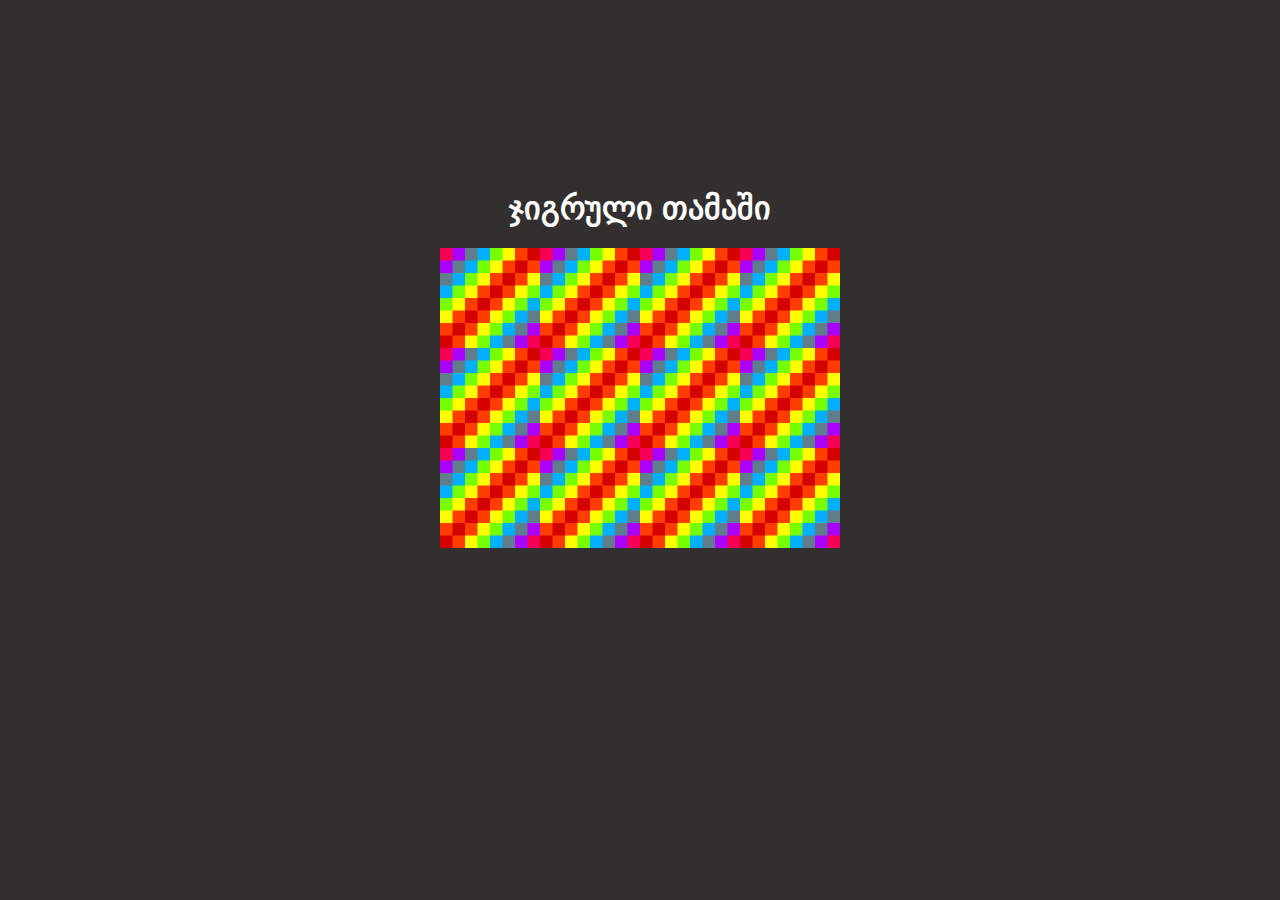
<file: memory game/index.html>
<!DOCTYPE html>
<html lang="en">
<head>
  <meta charset="UTF-8">
  <meta http-equiv="X-UA-Compatible" content="IE=edge">
  <meta name="viewport" content="width=device-width, initial-scale=1.0">
  <link rel="stylesheet" href="style.css">
  <title>Memory Game</title>
</head>
<body>
    <h1>ჯიგრული თამაში</h1>

  <div id="grid">
  </div>

<script src="app.js">    
  </script>
</body>
</html>
</file>
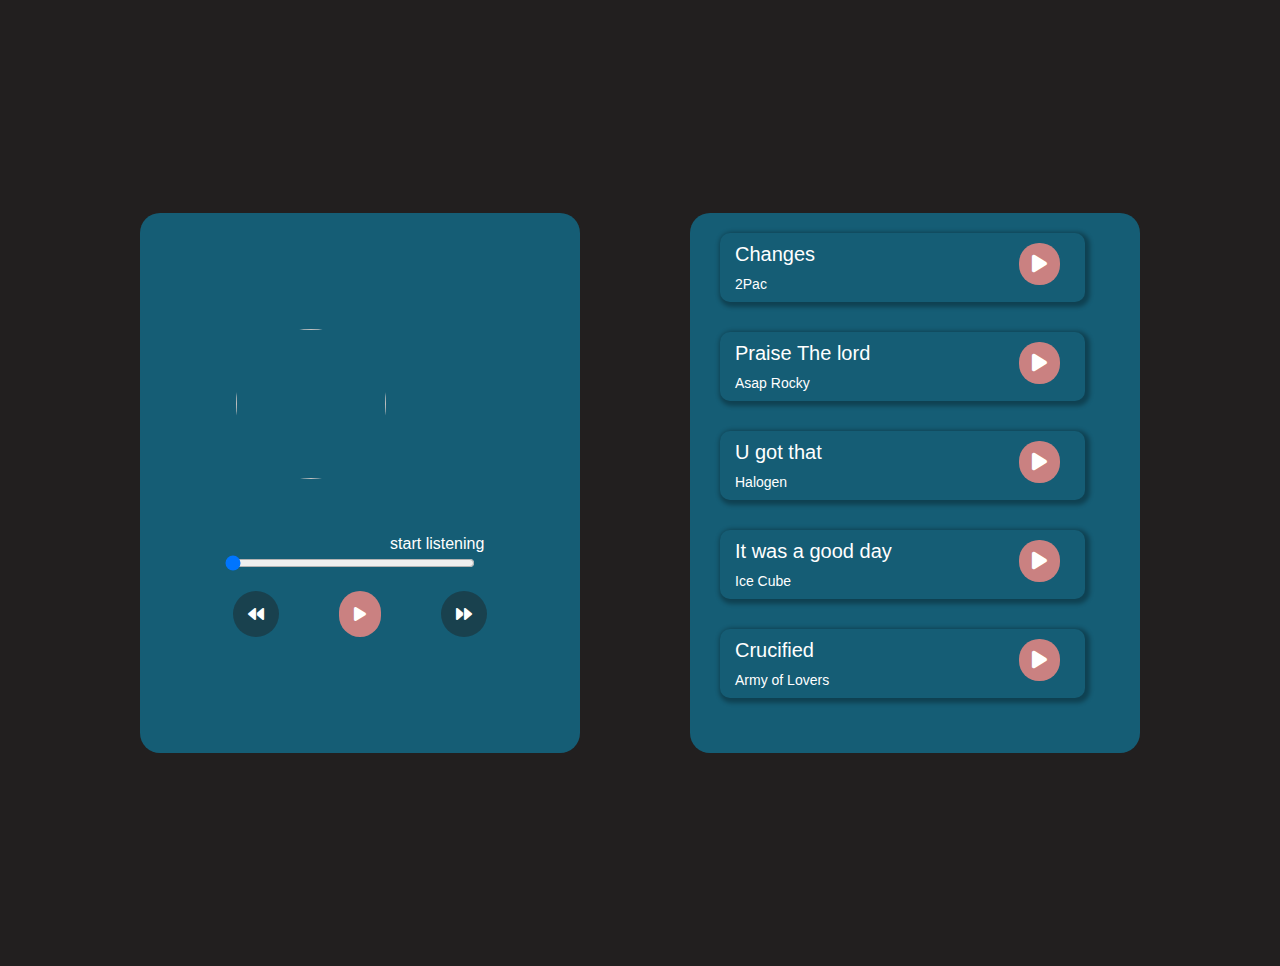
<file: New folder/index.html>
<!DOCTYPE html>
<html lang="en">
<head>
    <meta charset="UTF-8">
    <meta http-equiv="X-UA-Compatible" content="IE=edge">
    <meta name="viewport" content="width=device-width, initial-scale=1.0">
    <title>Player</title>
    <link rel="stylesheet" href="style.css">
    <script src="app.js"></script>
    <script src="audio.js"></script>
   <link rel="stylesheet" href="https://cdnjs.cloudflare.com/ajax/libs/font-awesome/6.4.0/css/all.min.css">
</head>
<body>
    <div class="Main">
        <div class="Player">
            <div id="pic-cont">
                <img class="pic">
                start listening
            </div>
            <div class="listener">
                <div class="music">
                    <input type="range" id="music-range" value="0">
                </div>
                <div id="duration"></div>
            </div>
            <audio id="audioplay">
                
            </audio>
            <div class="icons">
                <i class="fa-solid fa-backward  Play reload"></i>
                <i class="fa-solid fa-play  Play pause"id="switch" onclick="
                
                
                "></i>
                <i class="fa-solid fa-forward  Play reload"></i>
            </div>
        </div>
        <div class="Songs">
            <div class="song-cont">
                <div class="song-name">Changes</div>
                <div class="artist-name">2Pac</div>
                <i class="fa-solid fa-play play2" id="0"onclick="
                
                pause_play(id);
                "></i>
            </div>
            <div class="song-cont">
                <div class="song-name">Praise The lord</div>
                <div class="artist-name">Asap Rocky</div>
                <i class="fa-solid fa-play play2" id="1"onclick="
                aaa(id);
                pause_play(id);
                "></i>
            </div>
            <div class="song-cont">
                <div class="song-name">U got that</div>
                <div class="artist-name">Halogen</div>
                <i class="fa-solid fa-play play2" id="2"onclick="
                aaa(id);
                pause_play(id);
                "></i>
            </div>
            <div class="song-cont">
                <div class="song-name">It was a good day</div>
                <div class="artist-name">Ice Cube</div>
                <i class="fa-solid fa-play play2" id="3" onclick="
                aaa(id);
                pause_play(id);
                "></i>
            </div>
            <div class="song-cont">
                <div class="song-name">Crucified</div>
                <div class="artist-name">Army of Lovers</div>
                <i class="fa-solid fa-play play2" id="4"onclick="
                aaa(id);
                pause_play(id);
                "></i>
            </div>
        </div>
    </div>
</body>
</html>
</file>
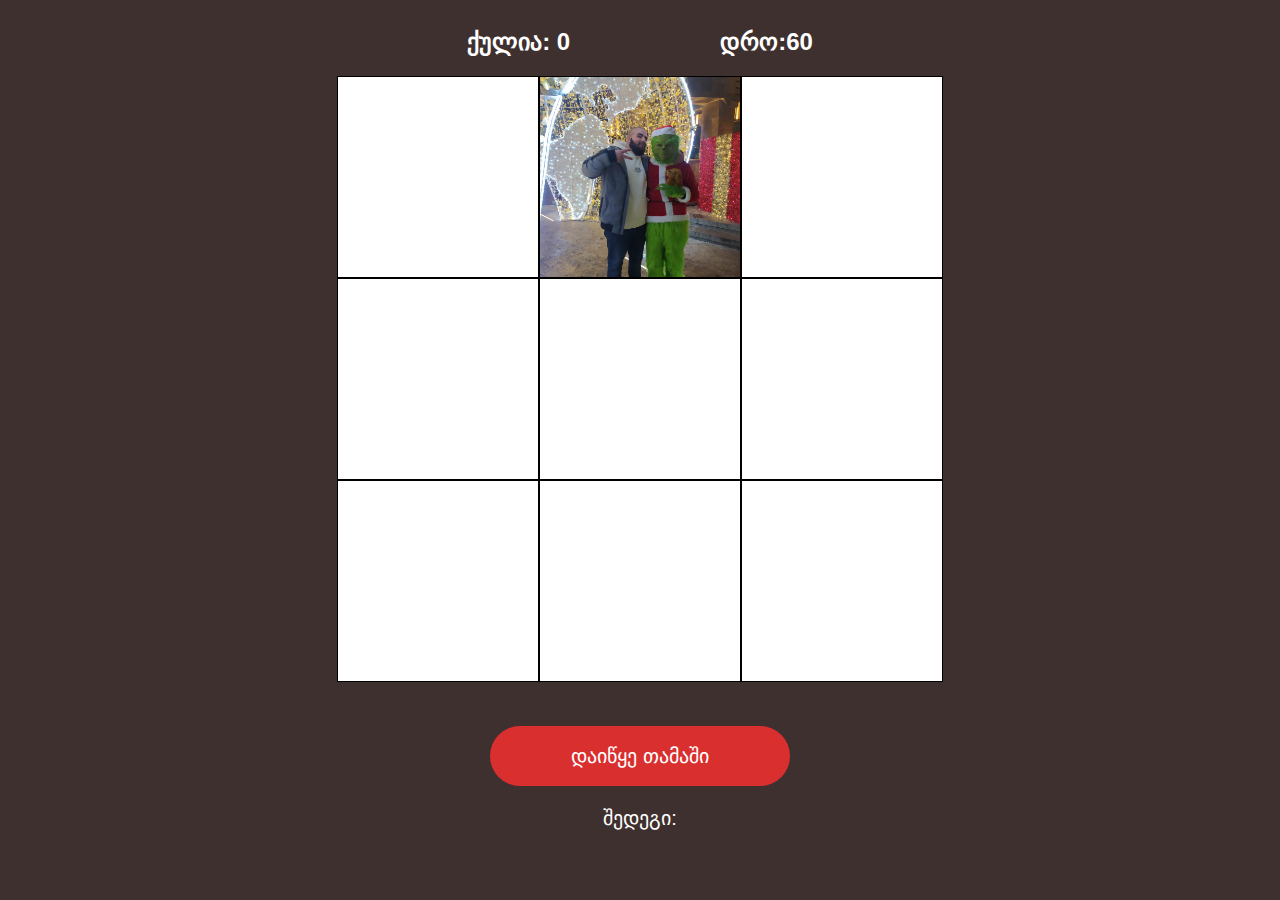
<file: whac a mole/index.html>
<!DOCTYPE html>
<html lang="en">
<head>
  <meta charset="UTF-8">
  <meta name="viewport" content="width=device-width, initial-scale=1.0">
  <title>Daichire shoto</title>
  <link rel="stylesheet" href="style.css">
  
</head>
<body>
  <div class="top">
    <h2 id="qula">ქულია: 0</h2>
    <h2 id="dro">დრო:60</h2>
  </div>
  <div class="grid">
    <div class="square" id="1"></div>
    <div class="square shoto" id="2"></div>
    <div class="square" id="3"></div>
    <div class="square" id="4"></div>
    <div class="square" id="5"></div>
    <div class="square" id="6"></div>
    <div class="square" id="7"></div>
    <div class="square" id="8"></div>
    <div class="square" id="9"></div>
  </div>
    <button id="play-game" class="no-playing">დაიწყე თამაში</button>
    <p id="shedegi">შედეგი: </p>
  <script src="app.js"></script>
</body>
</html>
</file>
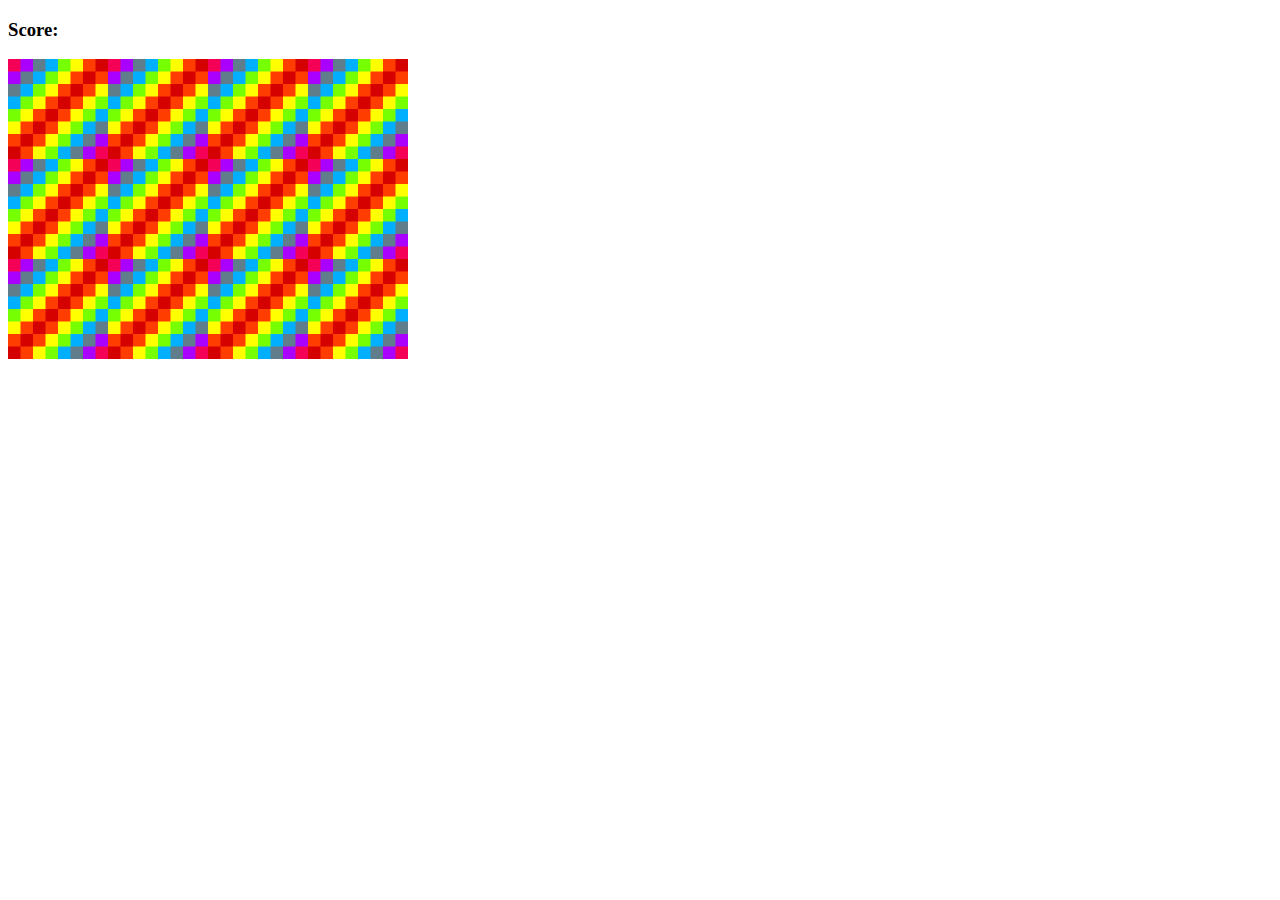
<file: memory game/index2.html>
<!DOCTYPE html>
<html lang="en" dir="ltr">
<head>
  <meta charset="UTF-8">
  <title>Memory Game</title>
  <link rel="stylesheet" href="style2.css"></link>
  <script src="app2.js" charset="utf-8"></script>
</head>
<body>

  <h3>Score:<span id="result"></span></h3>

  <div class="grid">
  </div>

</body>
</html>
</file>
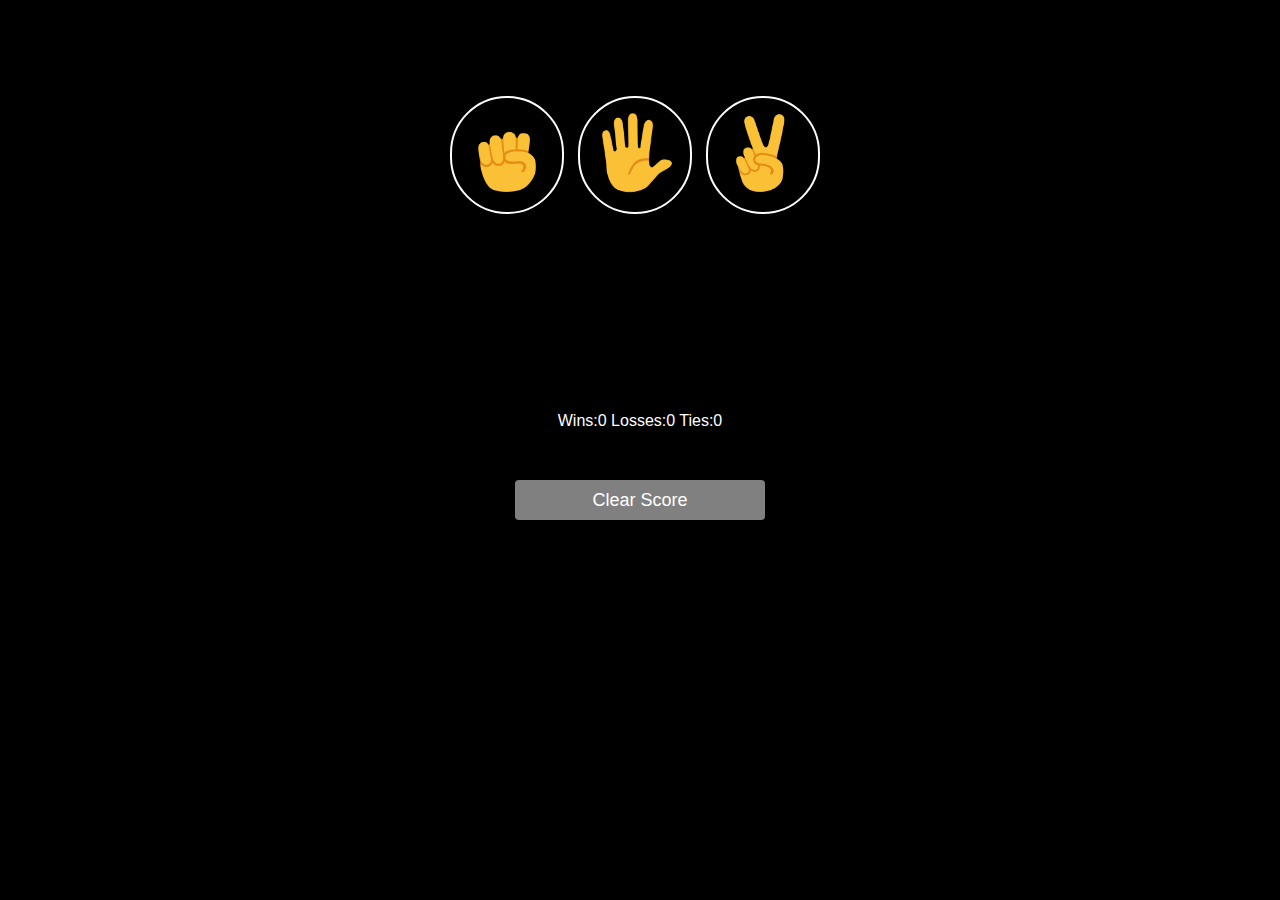
<file: RPS Vol.2/RPS.html>
<!DOCTYPE html>
<html lang="en">
<head>
    <meta charset="UTF-8">
    <meta http-equiv="X-UA-Compatible" content="IE=edge">
    <meta name="viewport" content="width=device-width, initial-scale=1.0">
    <link rel="stylesheet" href="gamestyle.css">
    <title>RockPaperScissors</title>
</head>
<body>
    <div class="Main">
        <div class="images">
        <div class="Img-cont" onclick="
            GAME('rock');
            CTR();
            ">
            <img src="Pics/rock-emoji.png" alt="" class="pic">
        </div>
        <div class="Img-cont" onclick="
        GAME('paper');
        CTR();
        ">
            <img src="Pics/paper-emoji.png" alt="" class="pic">
        </div>
        <div class="Img-cont" onclick="
        GAME('scissors');
        CTR();
        ">
            <img src="Pics/scissors-emoji.png" alt="" class="pic">
        </div>
    </div>
    </div>
    <br>
    <div class="Count">
      <div class="user_pick"></div>
      <div class="cpu_pick"></div>
  </div>
    <div class="scoreboard">
        Wins:0 Losses:0 Ties:0
    </div>
    <div>
        <button class="clear" onclick="
            anulireba();
            ">Clear Score</button>
    </div>
    <script src="Game.js"></script>
</body>
</html>
</file>
<file: memory game/style.css>
body{
  background-color: rgb(51, 47, 47);
  color:white;
  font-family: Arial, Helvetica, sans-serif;
  height: 700px;
  display: flex;
  align-items: center;
  justify-content: center;
  flex-direction: column;
}
#grid{
  display:flex;
 width: 400px;
 height: 300px;
 flex-wrap: wrap;
}
</file>
<file: New folder/style.css>
body{
    background-color: rgb(34, 31, 31);
    font-family: Arial, Helvetica, sans-serif;
    display: flex;
    justify-content: center;
    align-items: center;
    flex-direction: row;
    height: 950px;
    color:white;
}
.Main{
    display: flex;
    align-items: center;
    height: 700px;
    justify-content: space-between;
    width: 1000px;
    padding: 100px;
}
.Player,.Songs{
    width: 400px;
    height: 500px;
    background-color: rgb(21, 93, 117);
    border-radius: 20px;
    padding: 20px;
}
.pic{
    width: 150px;
    height: 150px;
    border-radius: 75px;
    margin-bottom:70px;
    object-fit: cover;
    border: none;
}
.Player{
    display: flex;
    align-items: center;
    justify-content: center;
    flex-direction: column;
}
.Play{
    color:white;
    padding: 15px 15px 15px 15px;
    background-color: rgb(202, 129, 129);
    border-radius: 55px;
    cursor: pointer;
    transition: 0.25s;
}
.icons{
    display: flex;
    align-items: center;
    gap:60px;
    justify-content: center;
    width: 300px;
}
.Songs{
    display: flex;
    flex-direction: column;
    padding-left: 30px;
}
.song-cont{
    width: 350px;
    display: flex;
    justify-content: space-between;
    flex-direction: column;
    font-size:20px;
    position: relative;
    box-shadow: 2px 2px 4px 3px rgba(0,0,0,0.3);
    margin-bottom: 30px;
    padding-left: 15px;
    border-radius: 10px;
}
.song-name{
    margin-top:10px;
}
.play2{
    position: absolute;
    right: 25px;
    top:10px;
    padding:11px 13px 11px 13px ;
    background-color: rgb(202, 129, 129);
    border-radius: 20px;
    cursor: pointer;
}
.artist-name{
    margin-top:10px;
    font-size: 14px;
    margin-bottom: 10px;

}
#music-range{
    width: 250px;
    margin-bottom:20px;
}
.reload{
    background-color: rgb(25, 65, 78);
}
.pause{
    background-color: rgb(202, 129, 129);
}
.pause:hover,.reload:hover{
    opacity:0.5;
}
@keyframes rotate{
    from{
        transform: rotate(0deg);
    }
    to{
        transform: rotate(360deg);
    }
}
.rotation{
    animation: rotate 8s linear infinite;
}
.listener{
    display: flex;
    gap:20px;
    font-size: 15px;
}
.song-cont_active{
    width: 350px;
    display: flex;
    justify-content: space-between;
    flex-direction: column;
    font-size:20px;
    position: relative;
    box-shadow: 2px 2px 4px 3px rgba(0,0,0,0.3);
    margin-bottom: 30px;
    padding-left: 15px;
    border-radius: 10px;
    background-color: rgb(25, 55, 65);
}
</file>
<file: whac a mole/style.css>
body{
  background-color: rgb(63, 48, 48);
  color:white;
  display: flex;
  align-items: center;
  justify-content: center;
  flex-direction: column;
  font-family: Arial, Helvetica, sans-serif;
}
.grid{
  width: 606px;
  height: 600px;
 display: flex;
 flex-wrap: wrap;
}
.square{
  background-color: white;
  width: 200px;
  height: 200px;
  border:1px solid black;
 
}
.shoto {
  background-image: url('shoto.jpg');
  object-fit: cover;
  background-size: cover;
}
.top{
  display: flex;
  justify-content: center;
  align-items: center;
  gap:150px;
}
#play-game{
  margin-top: 50px;
  width: 300px;
  height: 60px;
  background-color: rgb(218, 47, 47);
  border:none;
  border-radius: 30px;
  cursor:pointer;
  color:white;
  font-size: 20px;
  transition: 0.4s;
}
#play-game:hover{
  opacity: 0.5;
  margin-top: 45px;
}
p{
  font-size: 20px;
  color: white;
  
}
</file>
<file: memory game/style2.css>
.grid {
  display: flex;
  flex-wrap: wrap;
  width: 400px;
  height: 300px;
}
</file>
<file: RPS Vol.2/gamestyle.css>
body{
    background-color: black;
    font-family: Arial, Helvetica, sans-serif;
    height: 600px;
    display: flex;
    align-items: center;
    justify-content: center;
    flex-direction: column;
}
.Main{
    display: flex;
    align-items: center;
    justify-content: center;

}
.pic{
    width: 80px;
    height: 80px;
}
.Img-cont{
    display: inline-block;
    padding: 15px 15px;
    border:2px solid white;
    border-radius:120px;
    margin-right: 10px;
    cursor: pointer;
}
.Count{
    color:white;
    display: flex;
    width: 800px;
    justify-content: space-between;
}
.count div{
  width: 50px;
  height: 50px;
  display: inline-block;
}
.user_pick{
  width: 80px;
  height: 80px;
}
.scoreboard{
    margin-top:100px;
    color:white;
}
.clear{
    margin-top: 50px;
    height: 40px;
    width: 250px;
    background-color:gray;
    cursor: pointer;
    border:none;
    border-radius: 4px;
    color:white;
    font-size: 18px;
transition: 0.2s;
}
.clear:hover{
    opacity: 0.7;
}
</file>
